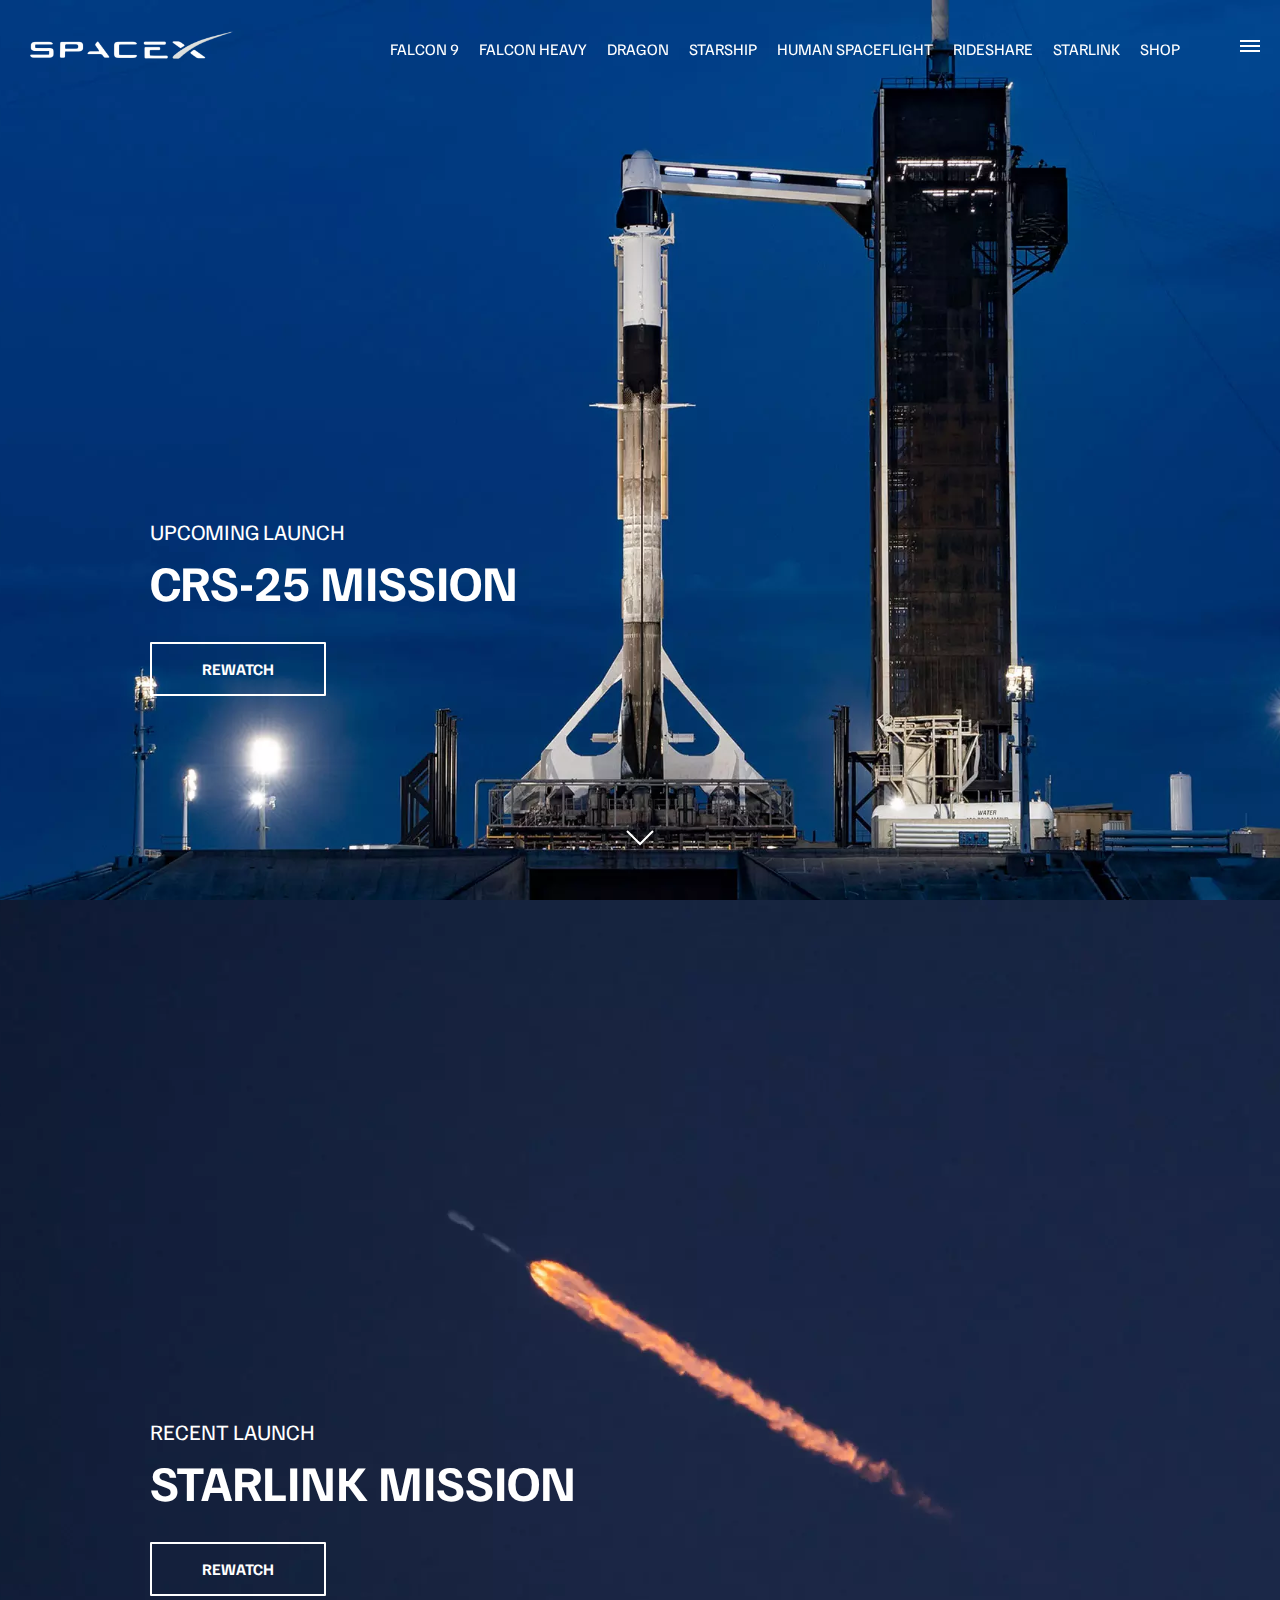
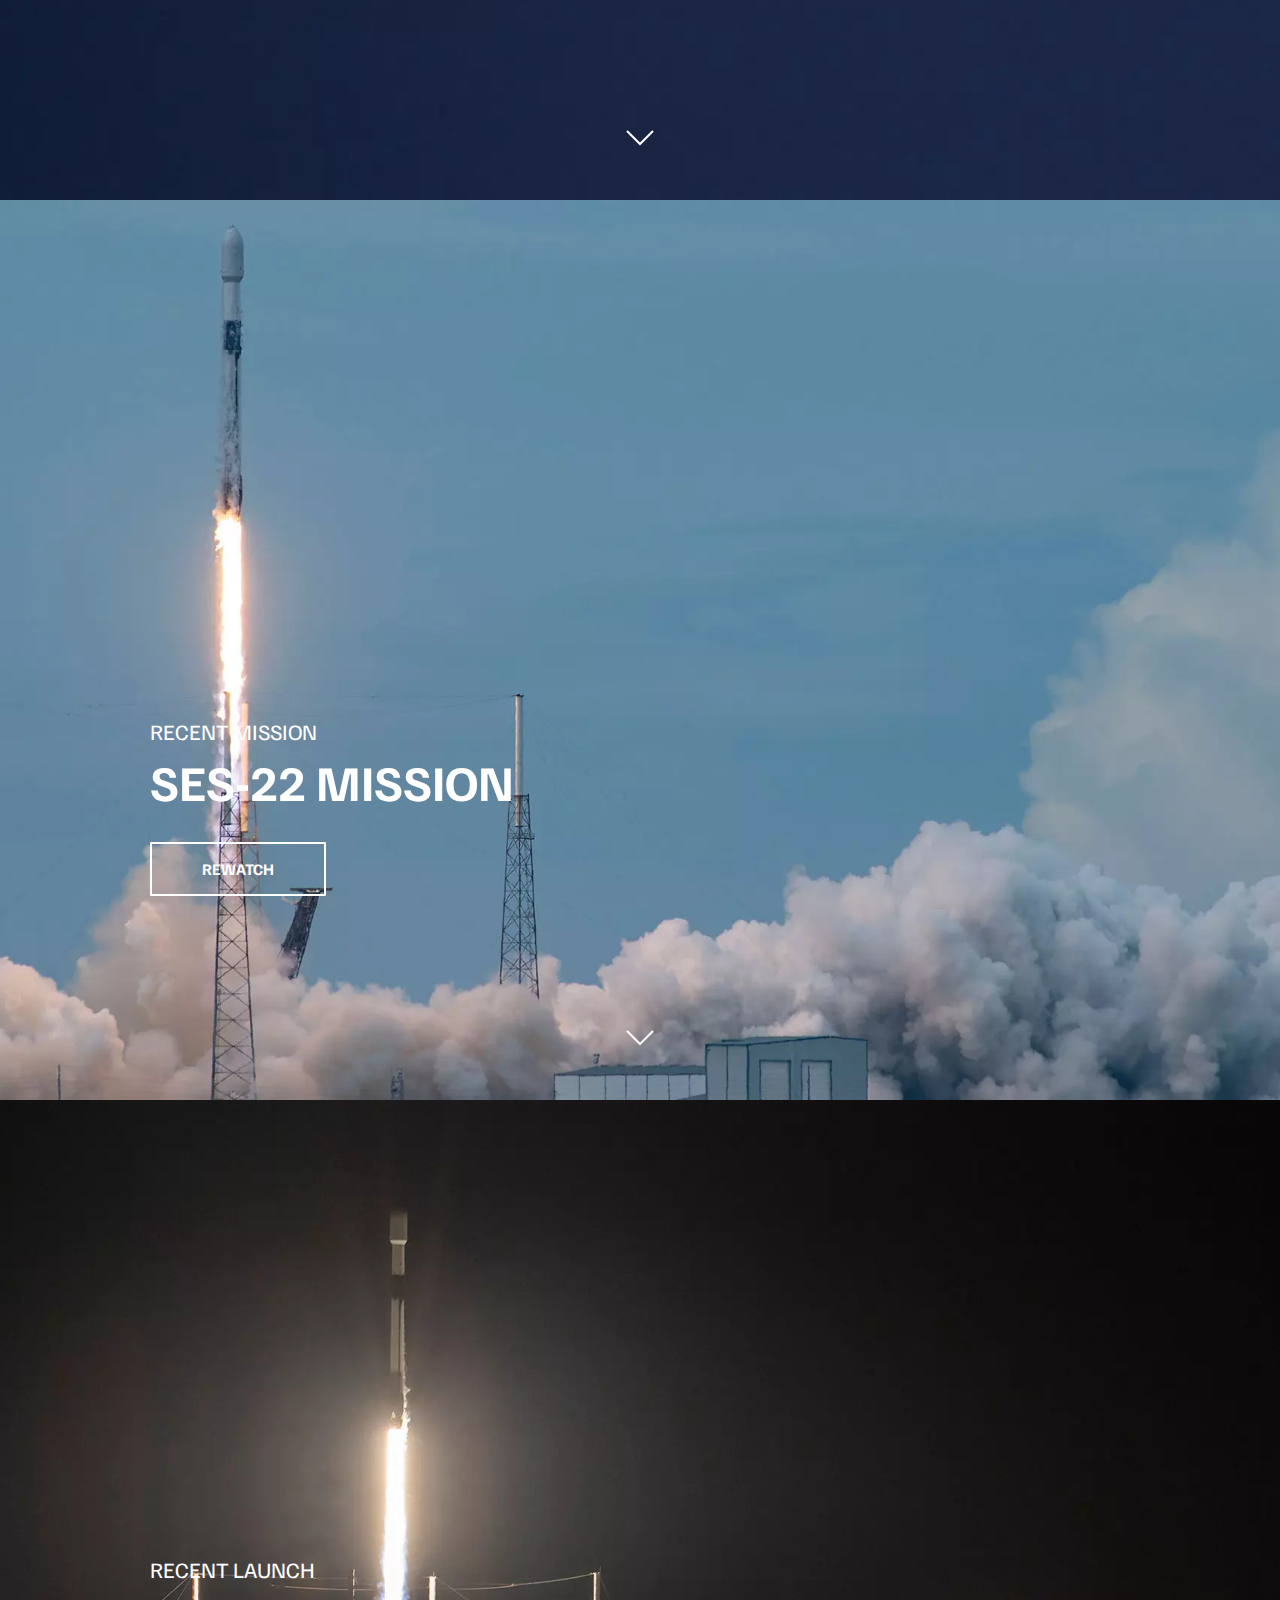
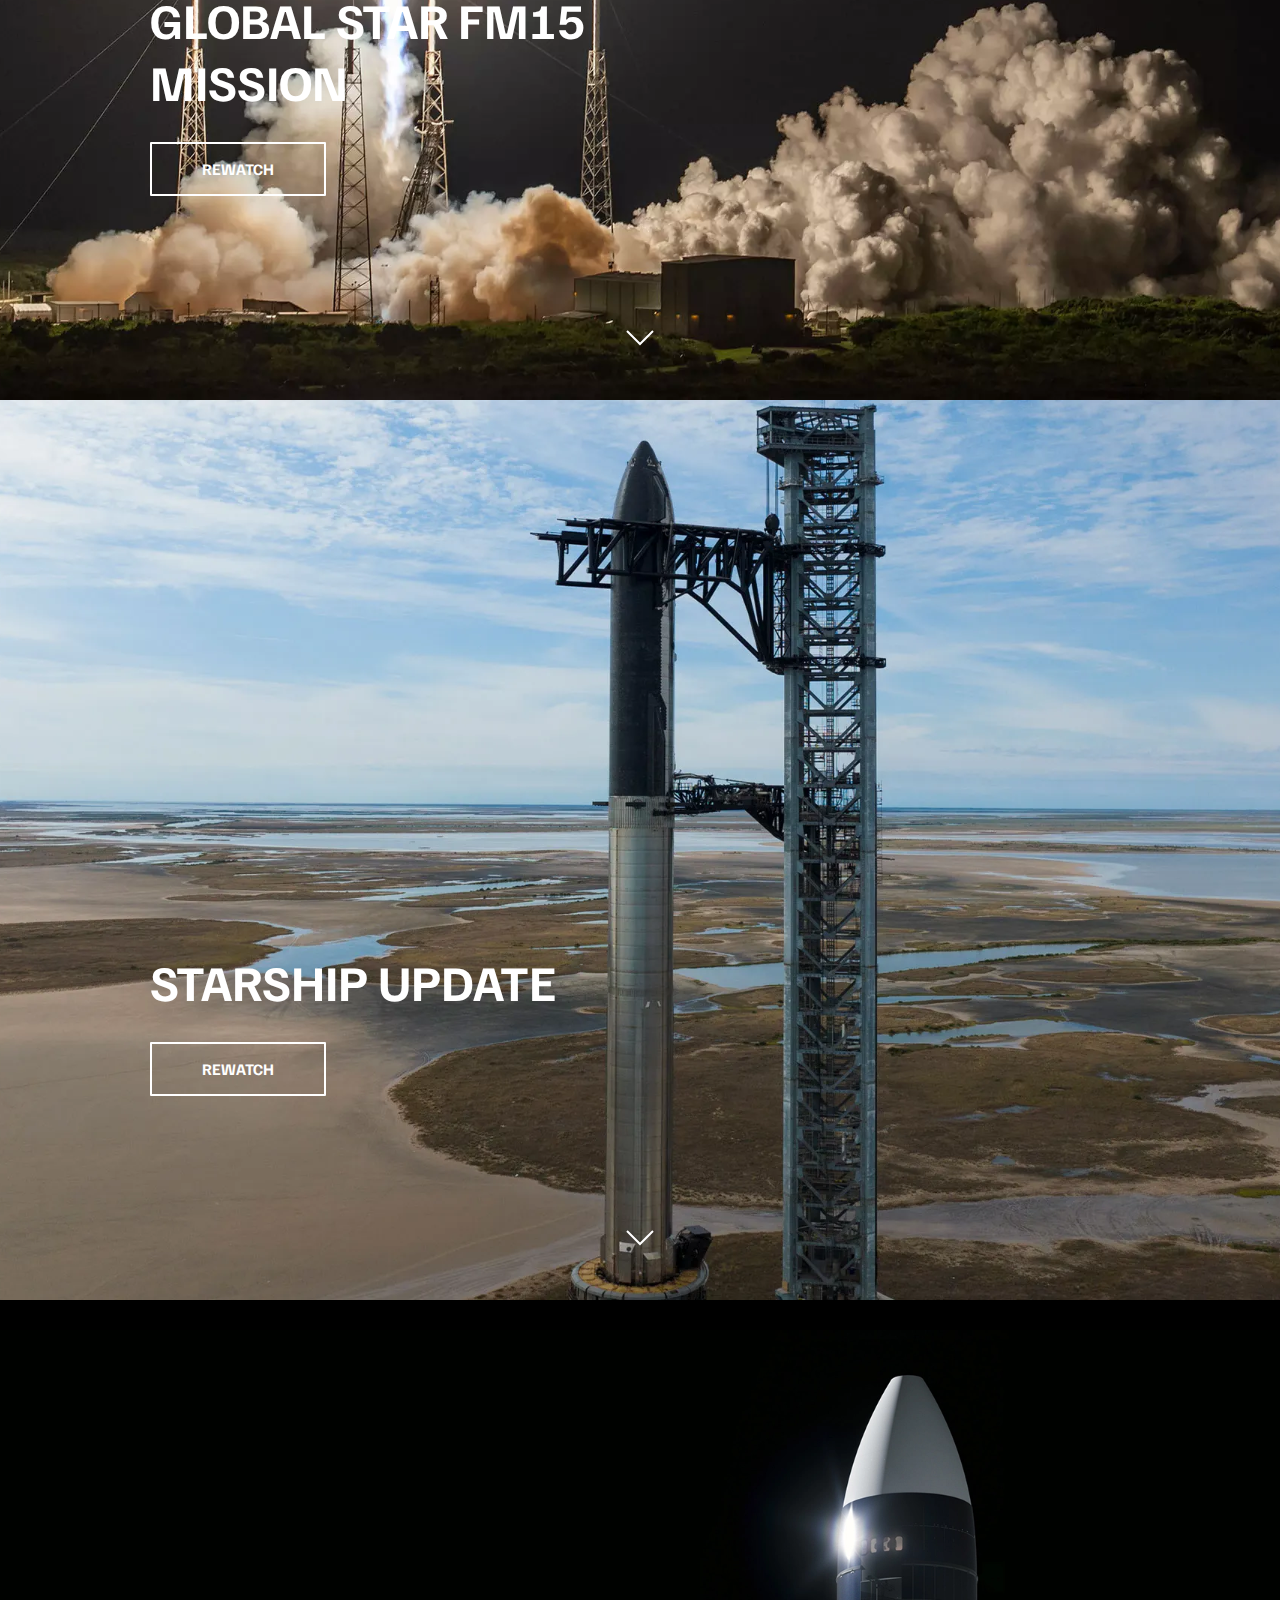
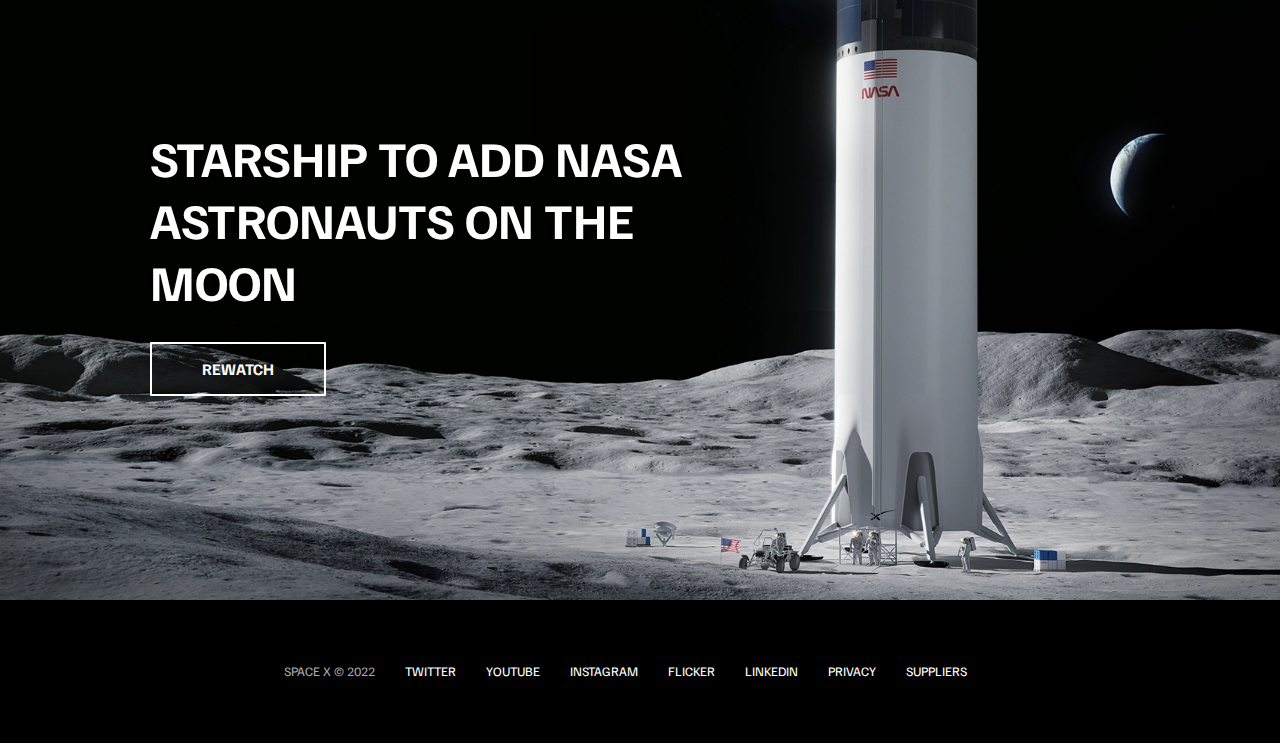
<file: index.html>
<!DOCTYPE html>
<html lang="en">
  <head>
    <meta charset="UTF-8" />
    <meta http-equiv="X-UA-Compatible" content="IE=edge" />
    <meta name="viewport" content="width=device-width, initial-scale=1.0" />
    <script src="./js/main.js" defer></script>
    <title>SpaceX</title>
    <link rel="stylesheet" href="./styles/main.css" />
  </head>
  <body>
    <div id="overlay"></div>
    <div id="mobile-menu" class="mobile-main-menu">
      <ul>
        <li class="mobile-only"><a href="falcon9.html">Falcon 9</a></li>
        <li class="mobile-only">
          <a href="falcon-heavy.html">Falcon Heavy</a>
        </li>
        <li class="mobile-only"><a href="dragon.html">Dragon</a></li>
        <li class="mobile-only"><a href="#">Starship</a></li>
        <li class="mobile-only"><a href="#">Human Spaceflight</a></li>
        <li class="mobile-only"><a href="#">Rideshare</a></li>
        <li class="mobile-only"><a href="#">Starlink</a></li>

        <li><a href="#">Mission</a></li>
        <li><a href="#">Launches</a></li>
        <li><a href="#">Careers</a></li>
        <li><a href="#">Updates</a></li>
        <li><a href="#">Shop</a></li>
      </ul>
    </div>
    <header class="main-header">
      <div class="logo">
        <a href="index.html">
          <img src="./images/logo.png" alt="SpaceX Logo" />
        </a>
      </div>
      <nav class="desktop-main-menu">
        <ul>
          <li><a href="falcon9.html">Falcon 9</a></li>
          <li><a href="falcon-heavy.html">Falcon Heavy</a></li>
          <li><a href="dragon.html">Dragon</a></li>
          <li><a href="#">Starship</a></li>
          <li><a href="#">Human Spaceflight</a></li>
          <li><a href="#">Rideshare</a></li>
          <li><a href="#">Starlink</a></li>
          <li><a href="#">Shop</a></li>
        </ul>
      </nav>
    </header>

    <!-- Hamburger Menu -->

    <button id="menu-btn" class="hamburger" type="button">
      <span class="hamburger-top"></span>
      <span class="hamburger-middle"></span>
      <span class="hamburger-bottom"></span>
    </button>

    <!-- Section A -->
    <section class="section-a">
      <div class="section-inner">
        <h4>Upcoming Launch</h4>
        <h2>CRS-25 Mission</h2>

        <a href="#" class="btn">
          <div class="hover"></div>
          <span>Rewatch</span>
        </a>
      </div>

      <div class="scroll-arrow">
        <svg width="30px" height="20px">
          <path
            stroke="#ffffff"
            fill="none"
            stroke-width="2px"
            d="M2.000,5.000 L15.000, 18.0000 L28.000, 5.000"
          ></path>
        </svg>
      </div>
    </section>

    <!-- Section B -->
    <section class="section-b">
      <div class="section-inner">
        <h4>Recent Launch</h4>
        <h2>Starlink Mission</h2>

        <a href="#" class="btn">
          <div class="hover"></div>
          <span>Rewatch</span>
        </a>
      </div>

      <div class="scroll-arrow">
        <svg width="30px" height="20px">
          <path
            stroke="#ffffff"
            fill="none"
            stroke-width="2px"
            d="M2.000,5.000 L15.000, 18.0000 L28.000, 5.000"
          ></path>
        </svg>
      </div>
    </section>

    <!-- Section C -->
    <section class="section-c">
      <div class="section-inner">
        <h4>Recent Mission</h4>
        <h2>SES-22 Mission</h2>

        <a href="#" class="btn">
          <div class="hover"></div>
          <span>Rewatch</span>
        </a>
      </div>

      <div class="scroll-arrow">
        <svg width="30px" height="20px">
          <path
            stroke="#ffffff"
            fill="none"
            stroke-width="2px"
            d="M2.000,5.000 L15.000, 18.0000 L28.000, 5.000"
          ></path>
        </svg>
      </div>
    </section>

    <!-- Section D -->
    <section class="section-d">
      <div class="section-inner">
        <h4>Recent Launch</h4>
        <h2>Global Star FM15 Mission</h2>

        <a href="#" class="btn">
          <div class="hover"></div>
          <span>Rewatch</span>
        </a>
      </div>

      <div class="scroll-arrow">
        <svg width="30px" height="20px">
          <path
            stroke="#ffffff"
            fill="none"
            stroke-width="2px"
            d="M2.000,5.000 L15.000, 18.0000 L28.000, 5.000"
          ></path>
        </svg>
      </div>
    </section>

    <!-- Section E -->
    <section class="section-e">
      <div class="section-inner">
        <h2>Starship Update</h2>

        <a href="#" class="btn">
          <div class="hover"></div>
          <span>Rewatch</span>
        </a>
      </div>

      <div class="scroll-arrow">
        <svg width="30px" height="20px">
          <path
            stroke="#ffffff"
            fill="none"
            stroke-width="2px"
            d="M2.000,5.000 L15.000, 18.0000 L28.000, 5.000"
          ></path>
        </svg>
      </div>
    </section>

    <!-- Section F -->
    <section class="section-f">
      <div class="section-inner">
        <h2>Starship to add NASA astronauts on the moon</h2>

        <a href="#" class="btn">
          <div class="hover"></div>
          <span>Rewatch</span>
        </a>
      </div>
    </section>

    <footer>
      <ul>
        <li>Space X &copy; 2022</li>
        <li><a href="#">Twitter</a></li>
        <li><a href="#">YouTube</a></li>
        <li><a href="#">Instagram</a></li>
        <li><a href="#">Flicker</a></li>
        <li><a href="#">LinkedIn</a></li>
        <li><a href="#">Privacy</a></li>
        <li><a href="#">Suppliers</a></li>
      </ul>
    </footer>
  </body>
</html>
</file>
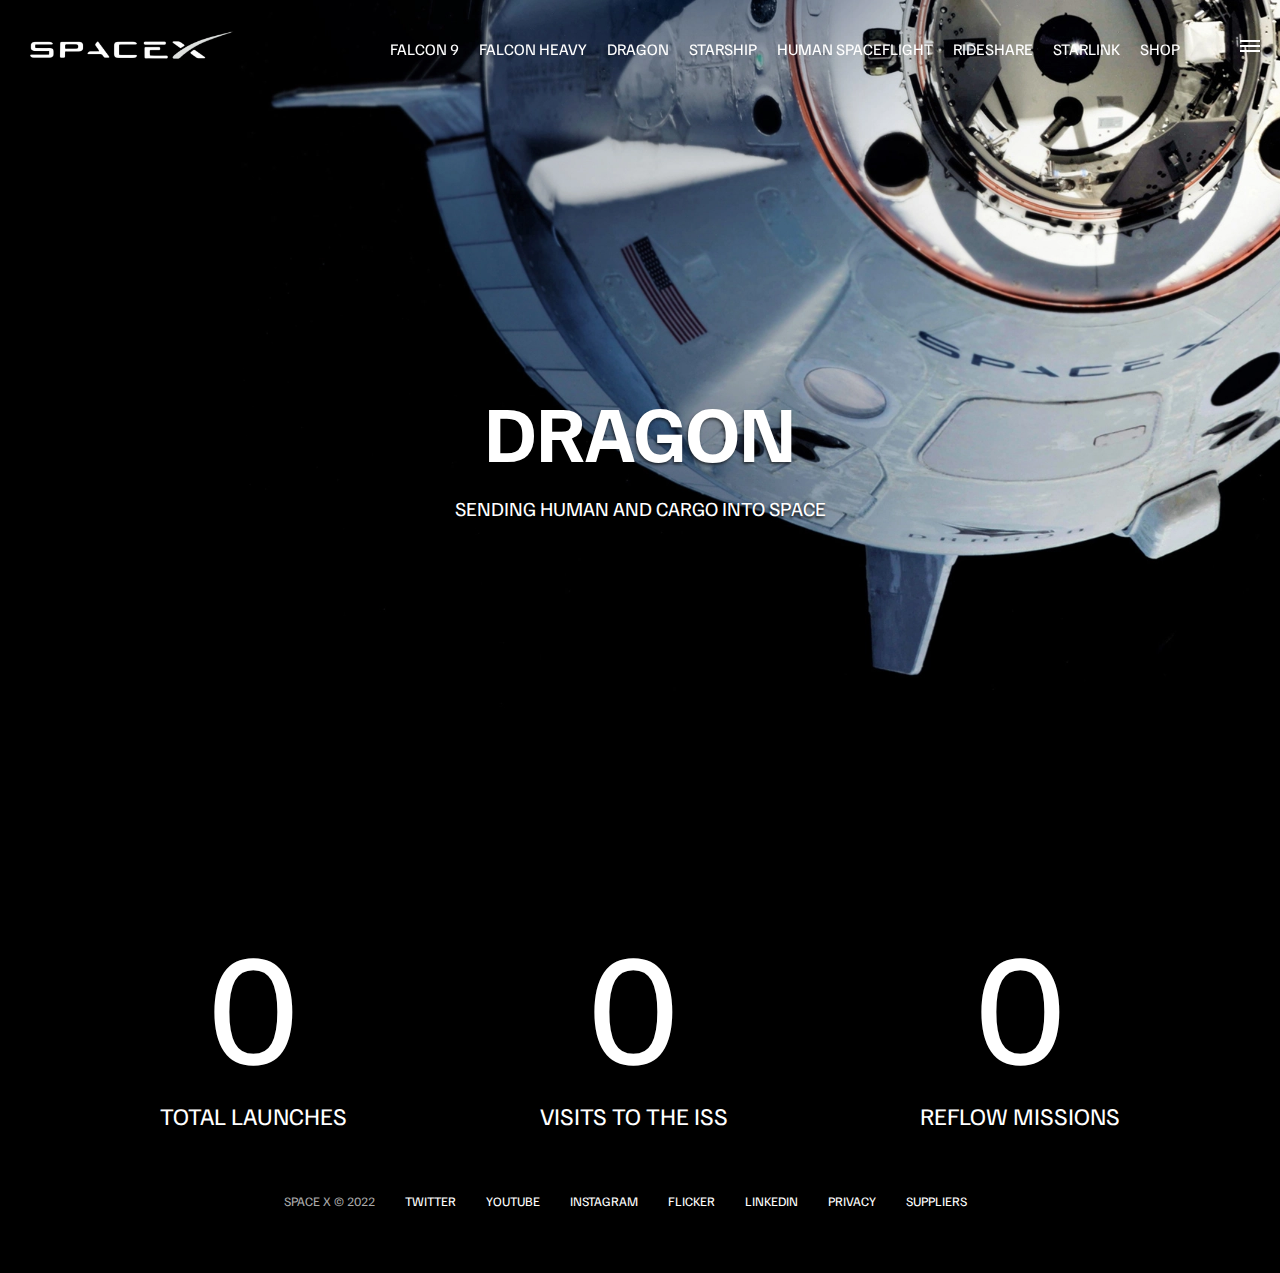
<file: dragon.html>
<!DOCTYPE html>
<html lang="en">
  <head>
    <meta charset="UTF-8" />
    <meta http-equiv="X-UA-Compatible" content="IE=edge" />
    <meta name="viewport" content="width=device-width, initial-scale=1.0" />
    <script src="./js/main.js" defer></script>
    <title>Dragon</title>
    <link rel="stylesheet" href="./styles/main.css" />
  </head>
  <body>
    <div id="overlay"></div>
    <div id="mobile-menu" class="mobile-main-menu">
      <ul>
        <li><a href="#">Mission</a></li>
        <li><a href="#">Launches</a></li>
        <li><a href="#">Careers</a></li>
        <li><a href="#">Updates</a></li>
        <li><a href="#">Shop</a></li>

        <li class="mobile-only"><a href="falcon9.html">Falcon 9</a></li>
        <li class="mobile-only">
          <a href="falcon-heavy.html">Falcon Heavy</a>
        </li>
        <li class="mobile-only"><a href="dragon.html">Dragon</a></li>
        <li class="mobile-only"><a href="#">Starship</a></li>
        <li class="mobile-only"><a href="#">Human Spaceflight</a></li>
        <li class="mobile-only"><a href="#">Rideshare</a></li>
        <li class="mobile-only"><a href="#">Starlink</a></li>
      </ul>
    </div>
    <header class="main-header">
      <div class="logo">
        <a href="index.html">
          <img src="./images/logo.png" alt="SpaceX Logo" />
        </a>
      </div>
      <nav class="desktop-main-menu">
        <ul>
          <li><a href="falcon9.html">Falcon 9</a></li>
          <li><a href="falcon-heavy.html">Falcon Heavy</a></li>
          <li><a href="dragon.html">Dragon</a></li>
          <li><a href="#">Starship</a></li>
          <li><a href="#">Human Spaceflight</a></li>
          <li><a href="#">Rideshare</a></li>
          <li><a href="#">Starlink</a></li>
          <li><a href="#">Shop</a></li>
        </ul>
      </nav>
    </header>

    <!-- Hamburger Menu -->

    <button id="menu-btn" class="hamburger" type="button">
      <span class="hamburger-top"></span>
      <span class="hamburger-middle"></span>
      <span class="hamburger-bottom"></span>
    </button>

    <section class="section-animate bg-dragon"></section>
    <div class="section-inner-center">
      <h3>Dragon</h3>
      <p>Sending human and cargo into space</p>
    </div>

    <div class="stats">
      <div>
        <span class="counter" data-target="34">0</span>
        <h4>Total Launches</h4>
      </div>
      <div>
        <span class="counter" data-target="31">0</span>
        <h4>Visits to the ISS</h4>
      </div>
      <div>
        <span class="counter" data-target="13">0</span>
        <h4>Reflow Missions</h4>
      </div>
    </div>

    <footer>
      <ul>
        <li>Space X &copy; 2022</li>
        <li><a href="#">Twitter</a></li>
        <li><a href="#">YouTube</a></li>
        <li><a href="#">Instagram</a></li>
        <li><a href="#">Flicker</a></li>
        <li><a href="#">LinkedIn</a></li>
        <li><a href="#">Privacy</a></li>
        <li><a href="#">Suppliers</a></li>
      </ul>
    </footer>
  </body>
</html>
</file>
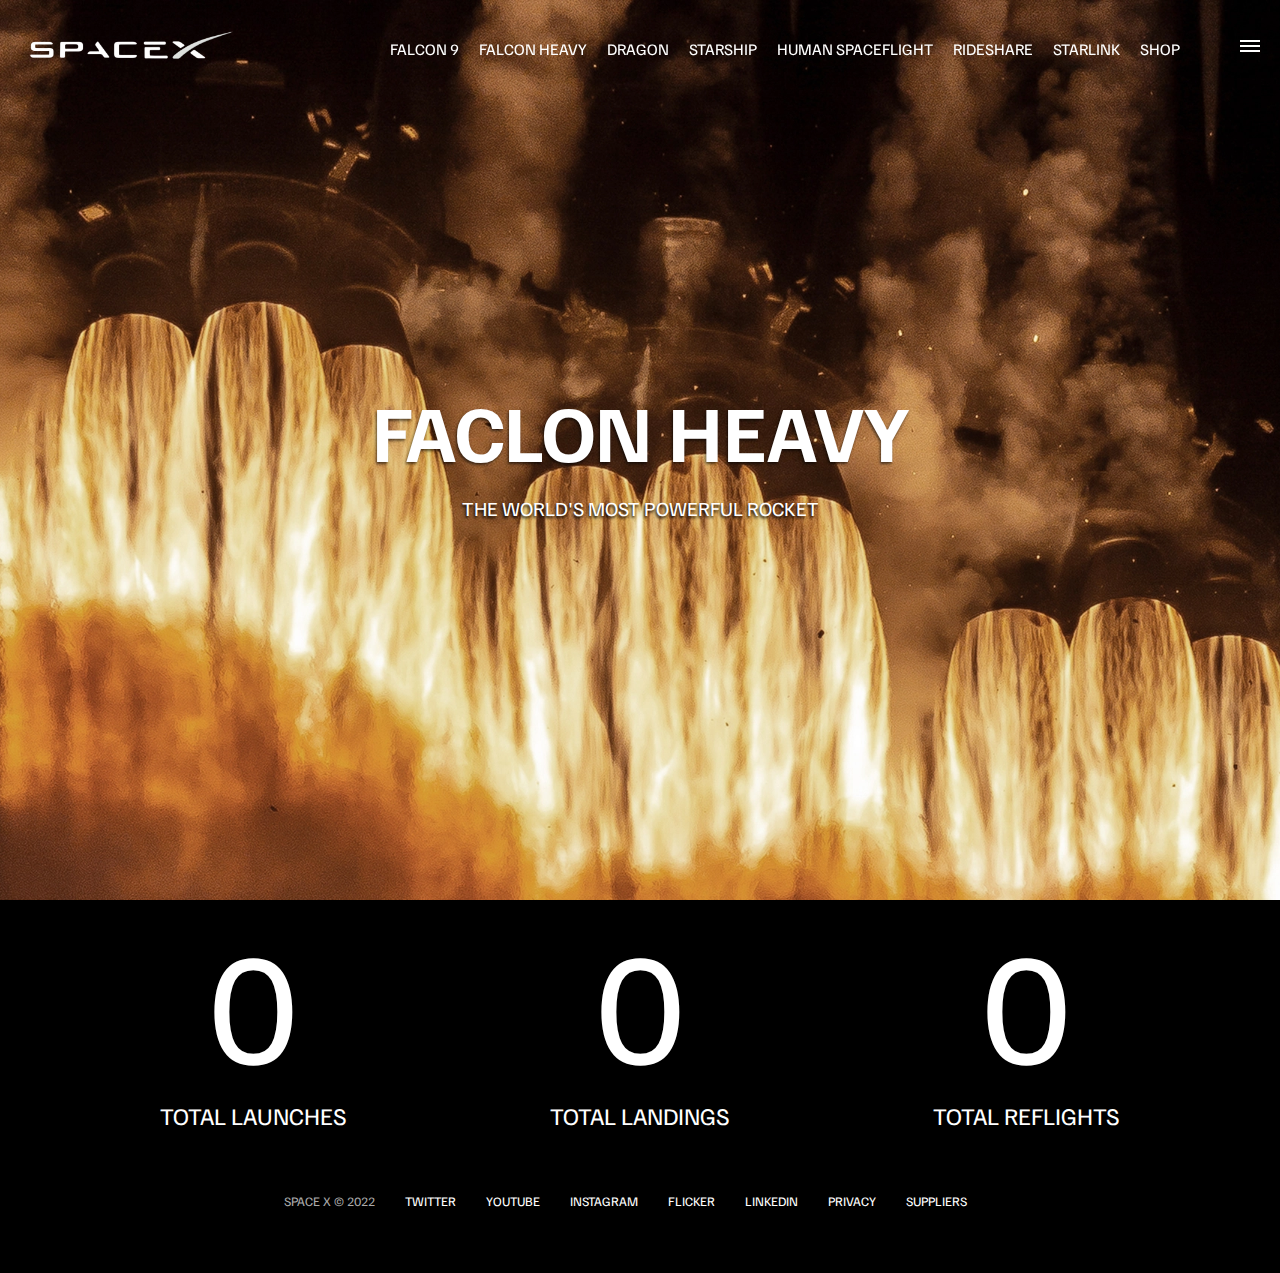
<file: falcon-heavy.html>
<!DOCTYPE html>
<html lang="en">
  <head>
    <meta charset="UTF-8" />
    <meta http-equiv="X-UA-Compatible" content="IE=edge" />
    <meta name="viewport" content="width=device-width, initial-scale=1.0" />
    <script src="./js/main.js" defer></script>
    <title>Falcon Heavy</title>
    <link rel="stylesheet" href="./styles/main.css" />
  </head>
  <body>
    <div id="overlay"></div>
    <div id="mobile-menu" class="mobile-main-menu">
      <ul>
        <li><a href="#">Mission</a></li>
        <li><a href="#">Launches</a></li>
        <li><a href="#">Careers</a></li>
        <li><a href="#">Updates</a></li>
        <li><a href="#">Shop</a></li>

        <li class="mobile-only"><a href="falcon9.html">Falcon 9</a></li>
        <li class="mobile-only">
          <a href="falcon-heavy.html">Falcon Heavy</a>
        </li>
        <li class="mobile-only"><a href="dragon.html">Dragon</a></li>
        <li class="mobile-only"><a href="#">Starship</a></li>
        <li class="mobile-only"><a href="#">Human Spaceflight</a></li>
        <li class="mobile-only"><a href="#">Rideshare</a></li>
        <li class="mobile-only"><a href="#">Starlink</a></li>
      </ul>
    </div>
    <header class="main-header">
      <div class="logo">
        <a href="index.html">
          <img src="./images/logo.png" alt="SpaceX Logo" />
        </a>
      </div>
      <nav class="desktop-main-menu">
        <ul>
          <li><a href="falcon9.html">Falcon 9</a></li>
          <li><a href="falcon-heavy.html">Falcon Heavy</a></li>
          <li><a href="dragon.html">Dragon</a></li>
          <li><a href="#">Starship</a></li>
          <li><a href="#">Human Spaceflight</a></li>
          <li><a href="#">Rideshare</a></li>
          <li><a href="#">Starlink</a></li>
          <li><a href="#">Shop</a></li>
        </ul>
      </nav>
    </header>

    <!-- Hamburger Menu -->

    <button id="menu-btn" class="hamburger" type="button">
      <span class="hamburger-top"></span>
      <span class="hamburger-middle"></span>
      <span class="hamburger-bottom"></span>
    </button>

    <section class="section-animate bg-falcon-heavy"></section>
    <div class="section-inner-center">
      <h3>Faclon Heavy</h3>
      <p>The world's most powerful rocket</p>
    </div>

    <div class="stats">
      <div>
        <span class="counter" data-target="3">0</span>
        <h4>Total Launches</h4>
      </div>
      <div>
        <span class="counter" data-target="7">0</span>
        <h4>Total Landings</h4>
      </div>
      <div>
        <span class="counter" data-target="4">0</span>
        <h4>Total Reflights</h4>
      </div>
    </div>

    <footer>
      <ul>
        <li>Space X &copy; 2022</li>
        <li><a href="#">Twitter</a></li>
        <li><a href="#">YouTube</a></li>
        <li><a href="#">Instagram</a></li>
        <li><a href="#">Flicker</a></li>
        <li><a href="#">LinkedIn</a></li>
        <li><a href="#">Privacy</a></li>
        <li><a href="#">Suppliers</a></li>
      </ul>
    </footer>
  </body>
</html>
</file>
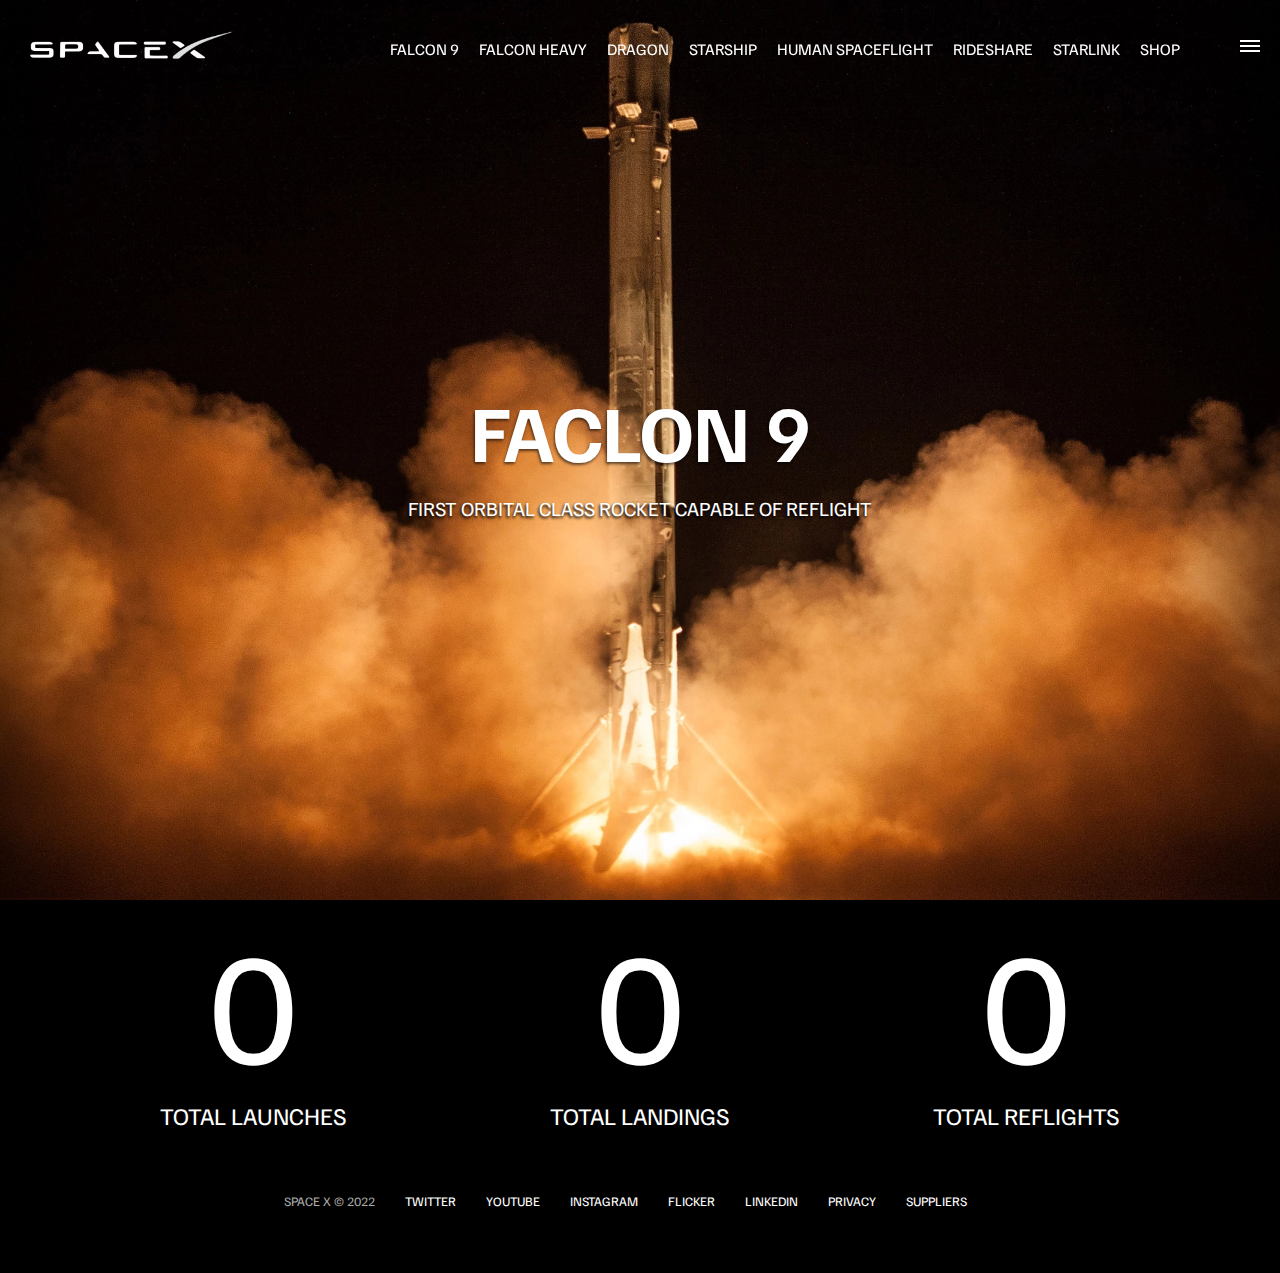
<file: falcon9.html>
<!DOCTYPE html>
<html lang="en">
  <head>
    <meta charset="UTF-8" />
    <meta http-equiv="X-UA-Compatible" content="IE=edge" />
    <meta name="viewport" content="width=device-width, initial-scale=1.0" />
    <script src="./js/main.js" defer></script>
    <title>SpaceX</title>
    <link rel="stylesheet" href="./styles/main.css" />
  </head>
  <body>
    <div id="overlay"></div>
    <div id="mobile-menu" class="mobile-main-menu">
      <ul>
        <li><a href="#">Mission</a></li>
        <li><a href="#">Launches</a></li>
        <li><a href="#">Careers</a></li>
        <li><a href="#">Updates</a></li>
        <li><a href="#">Shop</a></li>

        <li class="mobile-only"><a href="falcon9.html">Falcon 9</a></li>
        <li class="mobile-only">
          <a href="falcon-heavy.html">Falcon Heavy</a>
        </li>
        <li class="mobile-only"><a href="dragon.html">Dragon</a></li>
        <li class="mobile-only"><a href="#">Starship</a></li>
        <li class="mobile-only"><a href="#">Human Spaceflight</a></li>
        <li class="mobile-only"><a href="#">Rideshare</a></li>
        <li class="mobile-only"><a href="#">Starlink</a></li>
      </ul>
    </div>
    <header class="main-header">
      <div class="logo">
        <a href="index.html">
          <img src="./images/logo.png" alt="SpaceX Logo" />
        </a>
      </div>
      <nav class="desktop-main-menu">
        <ul>
          <li><a href="falcon9.html">Falcon 9</a></li>
          <li><a href="falcon-heavy.html">Falcon Heavy</a></li>
          <li><a href="dragon.html">Dragon</a></li>
          <li><a href="#">Starship</a></li>
          <li><a href="#">Human Spaceflight</a></li>
          <li><a href="#">Rideshare</a></li>
          <li><a href="#">Starlink</a></li>
          <li><a href="#">Shop</a></li>
        </ul>
      </nav>
    </header>

    <!-- Hamburger Menu -->

    <button id="menu-btn" class="hamburger" type="button">
      <span class="hamburger-top"></span>
      <span class="hamburger-middle"></span>
      <span class="hamburger-bottom"></span>
    </button>

    <section class="section-animate bg-falcon-9"></section>
    <div class="section-inner-center">
      <h3>Faclon 9</h3>
      <p>First orbital class rocket capable of reflight</p>
    </div>

    <div class="stats">
      <div>
        <span class="counter" data-target="3">0</span>
        <h4>Total Launches</h4>
      </div>
      <div>
        <span class="counter" data-target="7">0</span>
        <h4>Total Landings</h4>
      </div>
      <div>
        <span class="counter" data-target="4">0</span>
        <h4>Total Reflights</h4>
      </div>
    </div>

    <footer>
      <ul>
        <li>Space X &copy; 2022</li>
        <li><a href="#">Twitter</a></li>
        <li><a href="#">YouTube</a></li>
        <li><a href="#">Instagram</a></li>
        <li><a href="#">Flicker</a></li>
        <li><a href="#">LinkedIn</a></li>
        <li><a href="#">Privacy</a></li>
        <li><a href="#">Suppliers</a></li>
      </ul>
    </footer>
  </body>
</html>
</file>
<file: styles/main.css>
@import url("https://fonts.googleapis.com/css2?family=Familjen+Grotesk:wght@400;600;700&display=swap");

*,
*::before,
*::after {
  margin: 0;
  padding: 0;
  box-sizing: border-box;
}

body {
  font-family: "Familjen Grotesk", sans-serif;
  background-color: #000;
  color: #fff;
}

a {
  text-decoration: none;
  color: #fff;
}

ul {
  list-style: none;
}

/* Header/Navbar */

.main-header {
  position: fixed;
  top: 0;
  left: 0;
  width: 100%;
  z-index: 3;
  display: flex;
  justify-content: space-between;
  align-items: center;
  text-transform: uppercase;
  height: 100px;
  padding: 0 30px;
}

/* Logo */

.logo {
  width: 210px;
  height: auto;
}

.logo img {
  display: block;
  width: 100%;
  height: auto;
}

/* Desktop Menu */

.desktop-main-menu {
  margin-right: 50px;
}

.desktop-main-menu ul {
  display: flex;
}

.desktop-main-menu ul li {
  position: relative;
  margin-right: 20px;
  padding-bottom: 2px;
  font-size: 16px;
}

/* Menu item bottom border */
.desktop-main-menu ul li a::after {
  content: "";
  position: absolute;
  bottom: 0;
  left: 0;
  width: 100%;
  height: 1px;
  background-color: #fff;
  transform: scaleX(0);
  transition: transform 0.6s cubic-bezier(0.19, 1, 0.22, 1);
  transform-origin: right center;
}

.desktop-main-menu ul li a:hover::after {
  transform: scaleX(1);
  transform-origin: left center;
  transition-duration: 0.4s;
}

/* Sections */

section {
  height: 100vh;
  background-position: center center;
  background-repeat: no-repeat;
  background-size: cover;
  position: relative;
  text-transform: uppercase;
}

.section-inner {
  position: absolute;
  bottom: 200px;
  left: 150px;
  max-width: 560px;
}

.section-inner h4 {
  font-size: 22px;
  margin-bottom: 5px;
  font-weight: 300;
  animation: fadeInUp 0.5s ease-in-out;
}

.section-inner h2 {
  font-size: 50px;
  font-weight: 700;
  margin-bottom: 20px;
  animation: fadeInUp 0.5s ease-in-out 0.2s;
  animation-fill-mode: both; /* stop from showing at start*/
}

.section-inner a {
  animation: fadeInUp 0.5s ease-in-out 0.4s;
  animation-fill-mode: both; /* stop from showing at start*/
}

/* Background Images */

.section-a {
  background-image: url(../images/section-a.webp);
}

.section-b {
  background-image: url(../images/section-b.webp);
}

.section-c {
  background-image: url(../images/section-c.webp);
}

.section-d {
  background-image: url(../images/section-d.webp);
}

.section-e {
  background-image: url(../images/section-e.webp);
}

.section-f {
  background-image: url(../images/section-f.webp);
}

.btn {
  position: relative;
  display: inline-block;
  cursor: pointer;
  text-align: center;
  min-width: 130px;
  padding: 15px 50px;
  margin-top: 10px;
  border: 2px solid #fff;
  text-transform: uppercase;
  font-weight: bold;
  overflow: hidden;
  border-radius: 1px;
  z-index: 2;
}

.btn:hover span {
  color: #000;
}

.btn .hover {
  position: absolute;
  top: 0;
  left: 0;
  width: 100%;
  height: 100%;
  background-color: #fff;
  color: #000;
  z-index: -1;
  transform: translateY(100%);
  transition: transform 0.6s cubic-bezier(0.19, 1, 0.22, 1);
}

.btn:hover .hover {
  transform: translateY(0);
}

.scroll-arrow {
  position: absolute;
  bottom: 50px;
  left: 50%;
  transform: translateX(-50%);
  animation: fadeBounce 4s infinite;
}

/* Footer */

footer {
  position: relative;
  padding: 55px 0;
}

ul {
  display: flex;
  justify-content: center;
  align-items: center;
  flex-wrap: wrap;
}

footer ul li {
  margin-right: 30px;
  color: #aaa;
  text-transform: uppercase;
  font-size: 13px;
  line-height: 2.5;
}

footer ul li a {
  color: #fff;
  transition: color 0.5s;
}

footer ul li a:hover {
  color: #aaa;
}

/* Hamburger Menu */
.hamburger {
  position: fixed;
  top: 40px;
  right: 20px;
  z-index: 10;
  cursor: pointer;
  width: 20px;
  height: 20px;
  background: none;
  border: none;
}

.hamburger-top,
.hamburger-middle,
.hamburger-bottom {
  position: absolute;
  width: 20px;
  height: 2px;
  left: 0;
  top: 0;
  background: #fff;
  transition: transform 0.3s;
}

.hamburger-middle {
  transform: translateY(5px);
}

.hamburger-bottom {
  transform: translateY(10px);
}

/* Tansition Hamburger to X when open */
.open {
  transform: rotate(90deg);
  transition: transform 0.3s;
}

.open .hamburger-top {
  transform: rotate(45deg) translateY(6px) translateX(6px);
}

.open .hamburger-middle {
  display: none;
}

.open .hamburger-bottom {
  transform: rotate(-45deg) translateY(6px) translateX(-6px);
}

/* Overlay */

.overlay-show {
  position: fixed;
  top: 0;
  left: 0;
  width: 100%;
  height: 100%;
  background-color: rgb(0 0 0 / 0.5);
  z-index: 3;
  transition: background-color 0.3s;
}

/* Stop body scroll */
.stop-scrolling {
  overflow: hidden;
}

/* Hide mobile main menu items*/
.mobile-only {
  display: none;
}

/* Mobile menu */
.mobile-main-menu {
  position: fixed;
  top: 0;
  right: 0;
  width: 350px;
  height: 100%;
  z-index: 4;
  background-color: #000;

  display: flex;
  align-items: center;
  justify-content: center;
  transform: translateX(100%);
  transition: transform 0.6s cubic-bezier(0.19, 1, 0.22, 1);
}

/*Bring menu from right*/

.show-menu {
  transform: translateX(0);
}

.mobile-main-menu ul {
  display: flex;
  flex-direction: column;
  align-items: flex-end;
  justify-content: center;
  width: 100%;
  padding: 50px;
}

.mobile-main-menu ul li {
  margin-bottom: 20px;
  font-size: 18px;
  text-transform: uppercase;
  border-bottom: 1px #555 dotted;
  width: 100%;
  text-align: right;
  padding-bottom: 8px;
}

.mobile-main-menu ul li a {
  color: #fff;
  transition: color 0.5s;
}

.mobile-main-menu ul li a:hover {
  color: #aaa;
}

/* Inner Pages */
.bg-falcon-9 {
  background-image: url("../images/falcon-9.webp");
}

.bg-falcon-heavy {
  background-image: url("../images/falcon-heavy.webp");
}

.bg-dragon {
  background-image: url("../images/dragon.webp");
}

.section-animate {
  animation: fadeIn 2s ease-in-out;
}

.section-inner-center {
  position: absolute;
  top: 50%;
  left: 50%;
  transform: translate(-50%, -50%);
  text-transform: uppercase;
  text-align: center;
  width: 80%;
}

.section-inner-center h3 {
  text-shadow: -1px 2px 3px rgb(0 0 0 / 0.6);
  font-size: 80px;
  margin-bottom: 15px;
  animation: fadeInUp 0.5s ease-in-out;
}

.section-inner-center p {
  text-shadow: -1px 2px 3px rgb(0, 0, 0);
  font-size: 20px;
  animation: fadeInUp 0.5s ease-in-out 0.3s;
  animation-fill-mode: both;
}

/* Stats */
.stats {
  max-width: 960px;
  margin: 0 auto;
  display: flex;
  align-items: center;
  justify-content: space-between;
  text-align: center;
  text-transform: uppercase;
}

.stats div span {
  font-size: 160px;
}

.stats div h4 {
  font-size: 24px;
  font-weight: 300;
}

/* Animations */

@keyframes fadeInUp {
  0% {
    opacity: 0;
    transform: translateY(140px);
  }

  100% {
    opacity: 1;
    transform: translateY(0);
  }
}

@keyframes fadeIn {
  0% {
    opacity: 0;
  }

  100% {
    opacity: 1;
  }
}

@keyframes fadeBounce {
  0%,
  20%,
  50%,
  80%,
  100% {
    opacity: 0;
    transform: translateY(-20px);
  }

  40% {
    opacity: 1;
    transform: translateY(0);
  }
}

/* Media Queries */

@media (max-width: 1150px) {
  .desktop-main-menu ul li {
    font-size: 13px;
  }

  .stats {
    width: 85%;
  }

  .stats div span {
    font-size: 140px;
  }

  .stats div h4 {
    font-size: 20px;
  }
}

@media (max-width: 1000px) {
  .desktop-main-menu ul li {
    font-size: 11px;
  }
}

@media (max-width: 960px) {
  /* Hide Desktop menu */
  .desktop-main-menu {
    display: none;
  }

  /* Show main mobile items */
  .mobile-only {
    display: block;
  }

  .mobile-main-menu ul li {
    font-size: 15px;
  }

  .section-inner-center h3 {
    font-size: 75px;
  }
}

@media (max-width: 600px) {
  .section-inner {
    bottom: 75px;
    left: 20px;
  }

  .section-inner h4 {
    font-size: 17px;
  }

  .section-inner h2 {
    font-size: 35px;
  }

  footer ul li:first-child {
    position: absolute;
    top: 30px;
    left: 50%;
    transform: translate(-50%, -50%);
  }

  footer ul li {
    margin: 0 7.5px;
  }

  .logo {
    width: 150px;
    margin: auto;
  }

  .section-inner-center h3 {
    font-size: 50px;
  }

  /* Stats */
  .stats {
    flex-direction: column;
  }

  .stats div {
    margin-bottom: 20px;
  }
}
</file>
